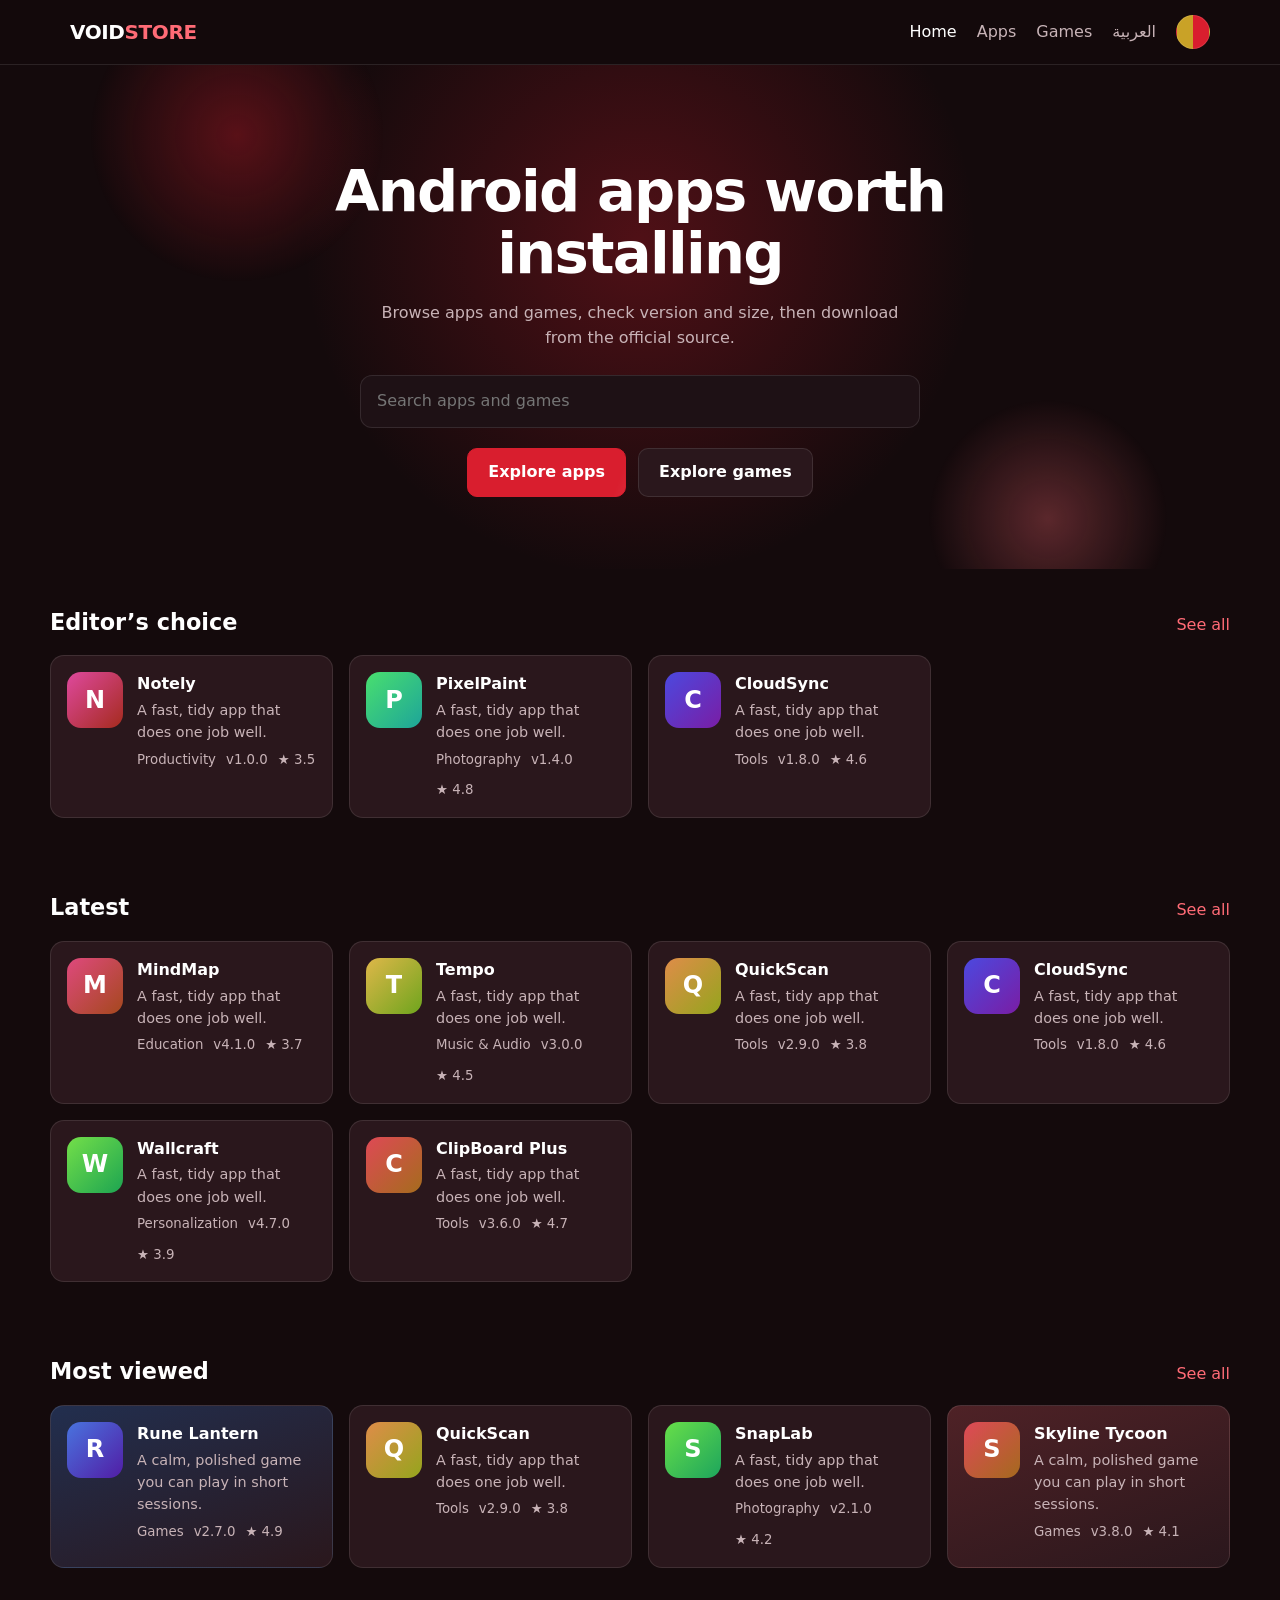
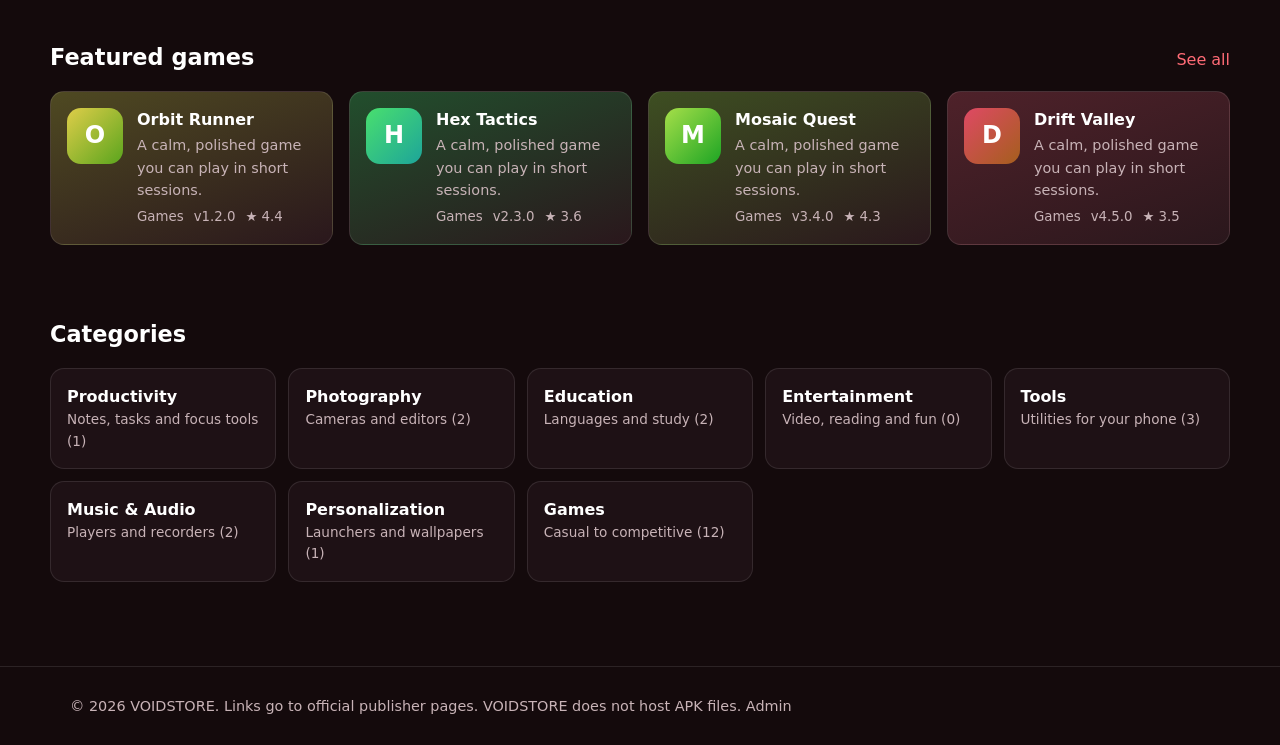
<file: index.html>
<!doctype html><html lang="en"><head><meta charset="utf-8"><meta name="viewport" content="width=device-width,initial-scale=1"><title>VOIDSTORE: Android apps and games</title><meta name="description" content="Discover Android apps and games with links to official sources."><meta property="og:title" content="VOIDSTORE: Android apps and games"><link rel="stylesheet" href="css/global.css"></head><body data-page="home"><script src="js/utils.js"></script><script src="js/data.js"></script><script src="js/main.js"></script></body></html>
</file>
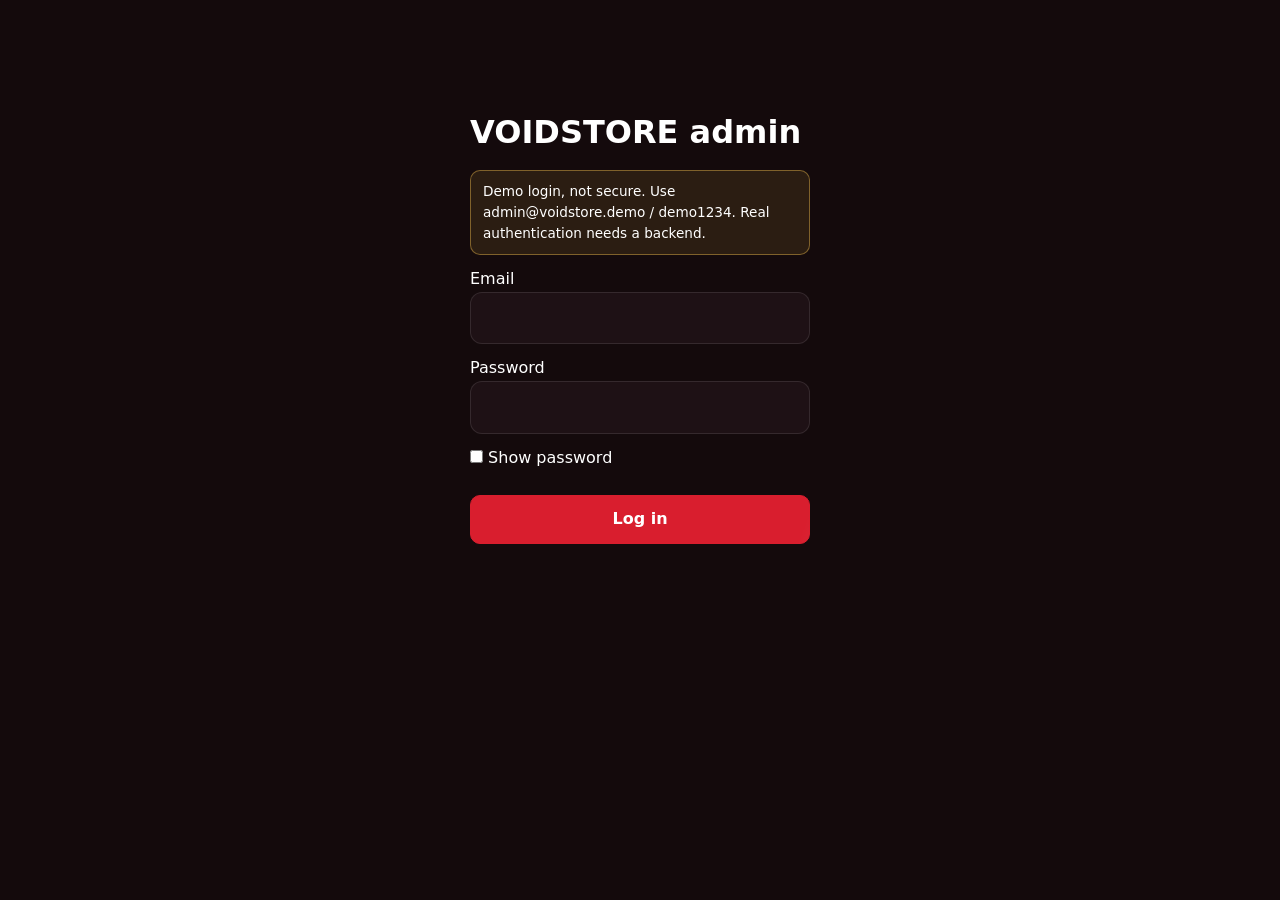
<file: admin/index.html>
<!doctype html><html lang="en"><head><meta charset="utf-8"><meta name="viewport" content="width=device-width,initial-scale=1"><title>Admin | VOIDSTORE</title><meta name="robots" content="noindex"><link rel="stylesheet" href="../css/global.css"></head><body><div id="root"></div><script src="../js/utils.js"></script><script src="../js/data.js"></script><script src="../js/admin.js"></script></body></html>
</file>
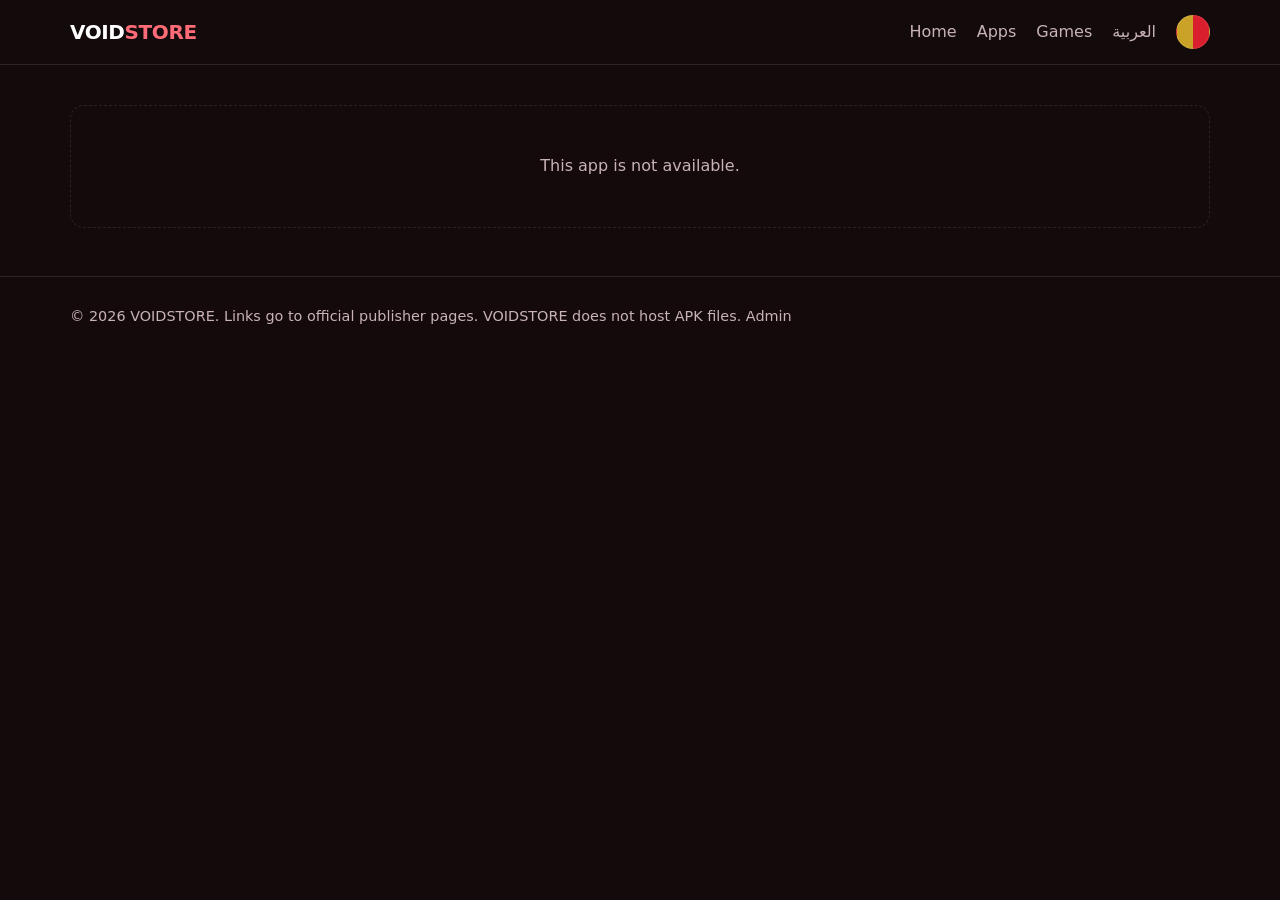
<file: app-details.html>
<!doctype html><html lang="en"><head><meta charset="utf-8"><meta name="viewport" content="width=device-width,initial-scale=1"><title>App details | VOIDSTORE</title><meta name="description" content="Version, size and official download link."><meta property="og:title" content="App details | VOIDSTORE"><link rel="stylesheet" href="css/global.css"></head><body data-page="details"><script src="js/utils.js"></script><script src="js/data.js"></script><script src="js/main.js"></script></body></html>
</file>
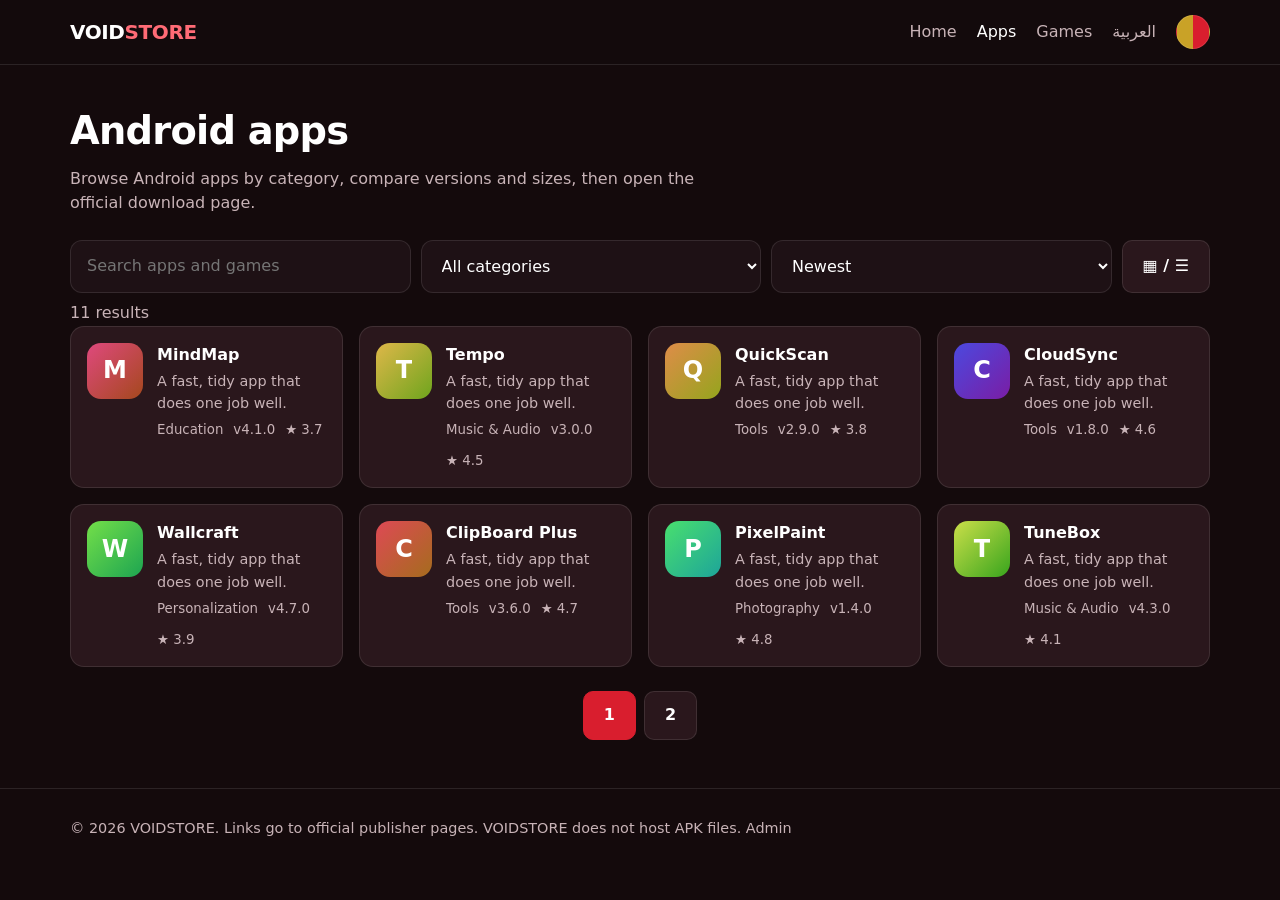
<file: apps.html>
<!doctype html><html lang="en"><head><meta charset="utf-8"><meta name="viewport" content="width=device-width,initial-scale=1"><title>Apps | VOIDSTORE</title><meta name="description" content="Browse Android apps by category."><meta property="og:title" content="Apps | VOIDSTORE"><link rel="stylesheet" href="css/global.css"></head><body data-page="apps"><script src="js/utils.js"></script><script src="js/data.js"></script><script src="js/main.js"></script></body></html>
</file>
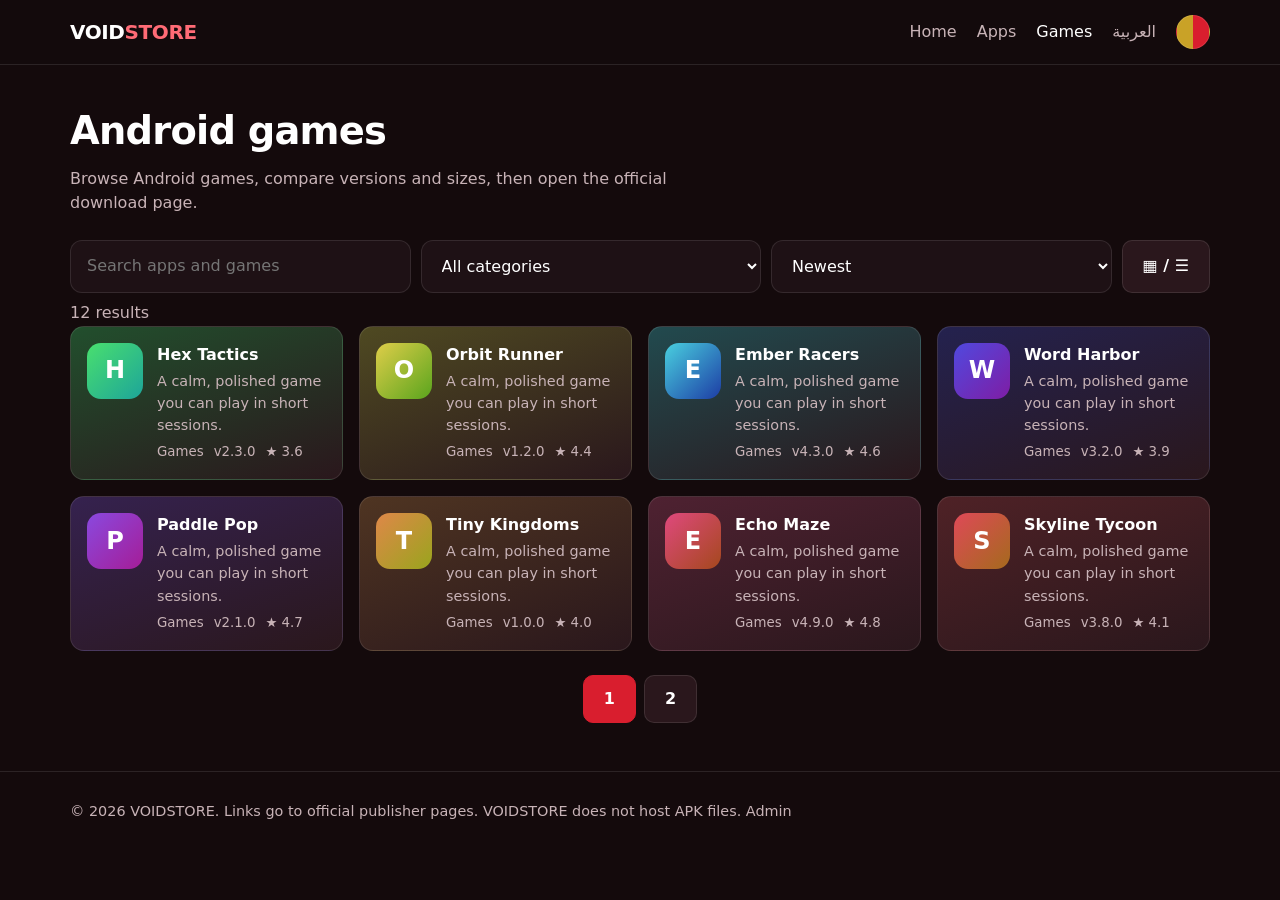
<file: games.html>
<!doctype html><html lang="en"><head><meta charset="utf-8"><meta name="viewport" content="width=device-width,initial-scale=1"><title>Games | VOIDSTORE</title><meta name="description" content="Browse Android games."><meta property="og:title" content="Games | VOIDSTORE"><link rel="stylesheet" href="css/global.css"></head><body data-page="games"><script src="js/utils.js"></script><script src="js/data.js"></script><script src="js/main.js"></script></body></html>
</file>
<file: css/global.css>
:root{--bg:#140A0C;--bg2:#1E1115;--card:#2A171C;--p:#D91E2E;--p2:#FF6B76;--tx:#FFFFFF;--mu:#C8B3B7;--bd:rgba(255,255,255,.1);--r:14px;--prgb:217,30,46;--p2rgb:255,107,118;--bgrgb:20,10,12;--onp:#fff}
*{box-sizing:border-box;margin:0}
body{background:var(--bg);color:var(--tx);font:16px/1.55 Inter,system-ui,"Segoe UI",Tahoma,sans-serif}
a{color:inherit;text-decoration:none}
:focus-visible{outline:2px solid var(--p2);outline-offset:2px}
.wrap{max-width:1180px;margin:auto;padding:0 20px}
.top{position:sticky;top:0;z-index:5;background:rgba(var(--bgrgb),.94);border-bottom:1px solid var(--bd)}
.nav{display:flex;align-items:center;gap:20px;height:64px}
.logo{font-weight:800;font-size:20px;letter-spacing:-.02em}.logo b{color:var(--p2)}
.nav nav{display:flex;gap:20px;margin-inline-start:auto;color:var(--mu)}
.nav nav a:hover,.nav nav a.on{color:var(--tx)}
.burger{display:none;background:none;border:0;color:var(--tx);font-size:22px;margin-inline-start:auto;cursor:pointer}
@media(max-width:720px){.burger{display:block}.nav nav{display:none;position:absolute;top:64px;inset-inline:0;background:var(--bg2);flex-direction:column;padding:16px 20px;margin:0}.nav nav.open{display:flex}}
.hero{padding:72px 0 48px;background:radial-gradient(60% 80% at 80% 0,rgba(var(--prgb),.28),transparent)}
.hero h1{font-size:clamp(2rem,5.5vw,3.6rem);line-height:1.08;letter-spacing:-.03em;max-width:15ch}
.hero p{color:var(--mu);max-width:52ch;margin:16px 0 24px}
.sbox{position:relative;max-width:560px}
.sbox input,.in{width:100%;padding:13px 16px;border-radius:12px;border:1px solid var(--bd);background:var(--bg2);color:var(--tx);font:inherit}
.sug{position:absolute;inset-inline:0;top:100%;margin-top:6px;background:var(--card);border:1px solid var(--bd);border-radius:12px;overflow:hidden;z-index:4}
.sug a{display:block;padding:10px 16px}.sug a:hover{background:var(--bg2)}
.btns{display:flex;gap:12px;margin-top:20px;flex-wrap:wrap}
.btn{display:inline-block;padding:11px 20px;border-radius:10px;border:1px solid var(--bd);background:var(--card);color:var(--tx);font:inherit;font-weight:600;cursor:pointer}
.btn.p,.btn.on{background:var(--p);border-color:var(--p)}.btn:hover{filter:brightness(1.12)}.btn.sm{padding:5px 10px;font-size:13px}.btn.d{color:#ff8b8b}
section.s{padding:36px 0}
.sh{display:flex;justify-content:space-between;align-items:baseline;margin-bottom:16px}.sh h2{font-size:1.4rem}.sh a{color:var(--p2)}
.grid{display:grid;grid-template-columns:repeat(auto-fill,minmax(260px,1fr));gap:16px}
.grid.list{grid-template-columns:1fr}
.card{display:flex;gap:14px;padding:16px;background:var(--card);border:1px solid var(--bd);border-radius:var(--r)}
.card:hover{border-color:var(--p)}
.card h3{font-size:1rem}.card p{color:var(--mu);font-size:.9rem;margin:2px 0 6px}
.card small{color:var(--mu);display:flex;gap:10px;flex-wrap:wrap}
.ico{flex:none;width:56px;height:56px;border-radius:14px;display:grid;place-items:center;font-weight:800;font-size:24px;background:linear-gradient(135deg,hsl(var(--h) 70% 58%),hsl(calc(var(--h) + 40) 70% 38%))}
.ico.big{width:96px;height:96px;font-size:42px;border-radius:24px}
.game{background:linear-gradient(160deg,hsl(var(--h) 40% 22%),var(--card))}
.cats{display:grid;grid-template-columns:repeat(auto-fill,minmax(200px,1fr));gap:12px}
.cat{padding:16px;border-radius:var(--r);background:var(--bg2);border:1px solid var(--bd)}.cat:hover{border-color:var(--p2)}.cat p{color:var(--mu);font-size:.85rem}
.bar{display:flex;gap:10px;flex-wrap:wrap;margin:24px 0 8px}.bar .in{width:auto;flex:1;min-width:160px}
.empty{padding:48px 16px;text-align:center;color:var(--mu);border:1px dashed var(--bd);border-radius:var(--r)}
.pg{display:flex;gap:8px;justify-content:center;margin-top:24px}
.dh{display:flex;gap:20px;align-items:center;padding:36px 0;flex-wrap:wrap}.dh h1{font-size:2rem;line-height:1.15}
.mu{color:var(--mu)}
.two{display:grid;grid-template-columns:2fr 1fr;gap:28px}@media(max-width:800px){.two{grid-template-columns:1fr}}
table{width:100%;border-collapse:collapse}td,th{padding:10px 8px;border-bottom:1px solid var(--bd);text-align:start;vertical-align:top}th{color:var(--mu);font-weight:500}
.shot{height:220px;border-radius:var(--r);display:grid;place-items:center;font-weight:700;cursor:zoom-in;background:linear-gradient(135deg,hsl(var(--h) 60% 40%),hsl(calc(var(--h) + 60) 60% 22%))}
.gal{display:flex;gap:8px;margin-top:8px}
footer{margin-top:48px;padding:28px 0;border-top:1px solid var(--bd);color:var(--mu);font-size:.9rem}
.toast{position:fixed;bottom:20px;inset-inline-start:50%;transform:translateX(-50%);background:var(--p);padding:10px 18px;border-radius:10px;z-index:20}.toast.bad{background:#c44}
.badge{padding:2px 8px;border-radius:99px;font-size:12px;background:var(--bg2);border:1px solid var(--bd)}.badge.ok{color:#7be0a4}
.stats{display:grid;grid-template-columns:repeat(auto-fit,minmax(140px,1fr));gap:12px;margin:20px 0}.stat{background:var(--card);padding:16px;border-radius:var(--r)}.stat b{font-size:1.8rem;display:block}
dialog{background:var(--bg2);color:var(--tx);border:1px solid var(--bd);border-radius:var(--r);padding:20px;width:min(640px,94vw);margin:auto}dialog::backdrop{background:rgba(0,0,0,.6)}
.fg{display:grid;grid-template-columns:1fr 1fr;gap:12px}.fg label{display:grid;gap:4px;font-size:.85rem;color:var(--mu)}.fg .full{grid-column:1/-1}.err{color:#ff8b8b;font-size:.8rem}
.demo{background:rgba(255,200,80,.1);border:1px solid rgba(255,200,80,.4);padding:10px 12px;border-radius:10px;font-size:.85rem}
.login{max-width:380px;margin:12vh auto;display:grid;gap:12px;padding:0 20px}

html{scroll-behavior:smooth}
.intro{padding:36px 0 0}.intro h1{font-size:clamp(1.6rem,4vw,2.4rem);letter-spacing:-.02em}.intro p{max-width:62ch;margin-top:6px}
.hero{position:relative;overflow:hidden}
.hero::after{content:"";position:absolute;width:420px;height:420px;border-radius:50%;inset-inline-end:-80px;top:-120px;background:radial-gradient(circle,rgba(var(--p2rgb),.35),transparent 65%);pointer-events:none}
.card{transition:transform .2s,border-color .2s,box-shadow .2s}
.card:hover{transform:translateY(-4px);box-shadow:0 10px 28px rgba(var(--prgb),.22)}
.ico{transition:transform .25s}.card:hover .ico{transform:rotate(-6deg) scale(1.1)}
.btn{transition:transform .12s,filter .15s}.btn:active{transform:scale(.96)}
.btn.p{background-image:linear-gradient(110deg,transparent 30%,rgba(255,255,255,.25) 50%,transparent 70%);background-size:250% 100%;background-position:150% 0}
.btn.p:hover{background-position:-50% 0;transition:background-position .7s,filter .15s}
.cat{transition:transform .2s,border-color .2s}.cat:hover{transform:translateY(-3px)}
tr:hover td{background:rgba(255,255,255,.03)}
.serp{background:#fff;color:#202124;padding:12px 14px;border-radius:10px;font-family:Arial,sans-serif}.serp b{display:block;color:#1a0dab;font-size:18px;font-weight:400}.serp i{color:#006621;font-style:normal;font-size:13px}.serp p{font-size:13px;color:#4d5156}
.bar2{display:flex;gap:10px;flex-wrap:wrap;margin:16px 0;align-items:center}
@keyframes rise{from{opacity:0;transform:translateY(22px)}to{opacity:1;transform:none}}
@keyframes drift{50%{transform:translate(-40px,30px) scale(1.12)}}
@keyframes pop{from{opacity:0;transform:scale(.85)}to{opacity:1;transform:none}}
@keyframes slide{from{opacity:0;transform:translate(-50%,16px)}to{opacity:1;transform:translateX(-50%)}}
@media(prefers-reduced-motion:no-preference){
.hero::after{animation:drift 9s ease-in-out infinite}
.hero h1{animation:rise .7s backwards}.hero p{animation:rise .7s .12s backwards}.hero .sbox{animation:rise .7s .24s backwards}.hero .btns{animation:rise .7s .36s backwards}
.dh{animation:rise .6s backwards}.ico.big{animation:pop .5s .1s backwards}
.rv:not(.show){opacity:0}.rv.show{animation:rise .5s var(--d,0s) backwards}
.toast{animation:slide .25s}dialog[open]{animation:pop .2s}
.logo b{display:inline-block;transition:transform .3s}.logo:hover b{transform:translateY(-2px) skewX(-8deg)}
}

dialog{max-height:90vh;overflow:auto}
.pv{display:flex;gap:12px;flex-wrap:wrap;margin-top:8px}.pv figure{display:grid;gap:6px;justify-items:start;margin:0}
.pi{width:64px;height:64px;border-radius:14px;object-fit:cover}.pt{width:120px;height:68px;object-fit:cover;border-radius:8px}.ps{height:96px;border-radius:8px}
.tn{width:28px;height:28px;border-radius:7px;vertical-align:middle;margin-inline-end:8px;object-fit:cover}
img.ico{object-fit:cover;background:none}
.cv{width:100%;height:120px;object-fit:cover;border-radius:10px}.card.wcv{flex-wrap:wrap}
.simg{width:100%;height:320px;object-fit:contain;background:var(--bg2);display:block}
.mup{margin-top:14px}.mup .up{display:flex;gap:8px;flex-wrap:wrap;margin:8px 0}

/* ---- themes: red and white (default) / white and gold ---- */
[data-theme=gold]{--bg:#FBF8F1;--bg2:#FFFFFF;--card:#FFFFFF;--p:#A67C00;--p2:#8A6508;--tx:#231C0E;--mu:#6F6650;--bd:rgba(35,28,14,.12);--prgb:201,162,39;--p2rgb:224,184,70;--bgrgb:251,248,241;--onp:#fff}
.btn.p,.btn.on,.toast{color:var(--onp)}.ico,.shot{color:#fff}
[data-theme=gold] .game{background:linear-gradient(160deg,hsl(var(--h) 70% 93%),var(--card))}
[data-theme=gold] .badge.ok{color:#1b7f46}[data-theme=gold] .btn.d,[data-theme=gold] .err{color:#b3261e}
.tg{flex:none;width:34px;height:34px;border-radius:50%;border:1px solid var(--bd);cursor:pointer;background:conic-gradient(#D91E2E 0 50%,#C9A227 0);transition:transform .25s}.tg:hover{transform:rotate(180deg)}
/* ---- centered hero with pointer-reactive light ---- */
.hero{text-align:center;padding:96px 0 72px;background:radial-gradient(480px circle at var(--mx,50%) var(--my,35%),rgba(var(--prgb),.3),transparent 70%)}
.hero::after{display:none}.hero .wrap{position:relative}
.hero h1,.hero p,.sbox{margin-inline:auto}.hero h1{max-width:18ch}.hero .btns{justify-content:center}.sug{text-align:start}
.orb{position:absolute;border-radius:50%;pointer-events:none;transition:transform .35s ease-out}
.o1{width:320px;height:320px;top:-90px;inset-inline-start:6%;background:radial-gradient(circle,rgba(var(--prgb),.35),transparent 65%);transform:translate3d(calc(var(--dx,0)*-36px),calc(var(--dy,0)*-24px),0)}
.o2{width:260px;height:260px;bottom:-80px;inset-inline-end:8%;background:radial-gradient(circle,rgba(var(--p2rgb),.3),transparent 65%);transform:translate3d(calc(var(--dx,0)*42px),calc(var(--dy,0)*28px),0)}
/* ---- card hover: lift, accent border, cursor spotlight ---- */
.card,.cat{position:relative;overflow:hidden}
.card::before,.cat::before{content:"";position:absolute;inset:0;border-radius:inherit;pointer-events:none;opacity:0;transition:opacity .25s;background:radial-gradient(260px circle at var(--cx,50%) var(--cy,50%),rgba(var(--prgb),.2),transparent 65%)}
.card:hover::before,.cat:hover::before{opacity:1}
.card:hover{transform:translateY(-6px);border-color:rgba(var(--prgb),.6);box-shadow:0 18px 40px -14px rgba(var(--prgb),.45)}
.card h3{transition:color .2s}.card:hover h3{color:var(--p2)}
</file>
